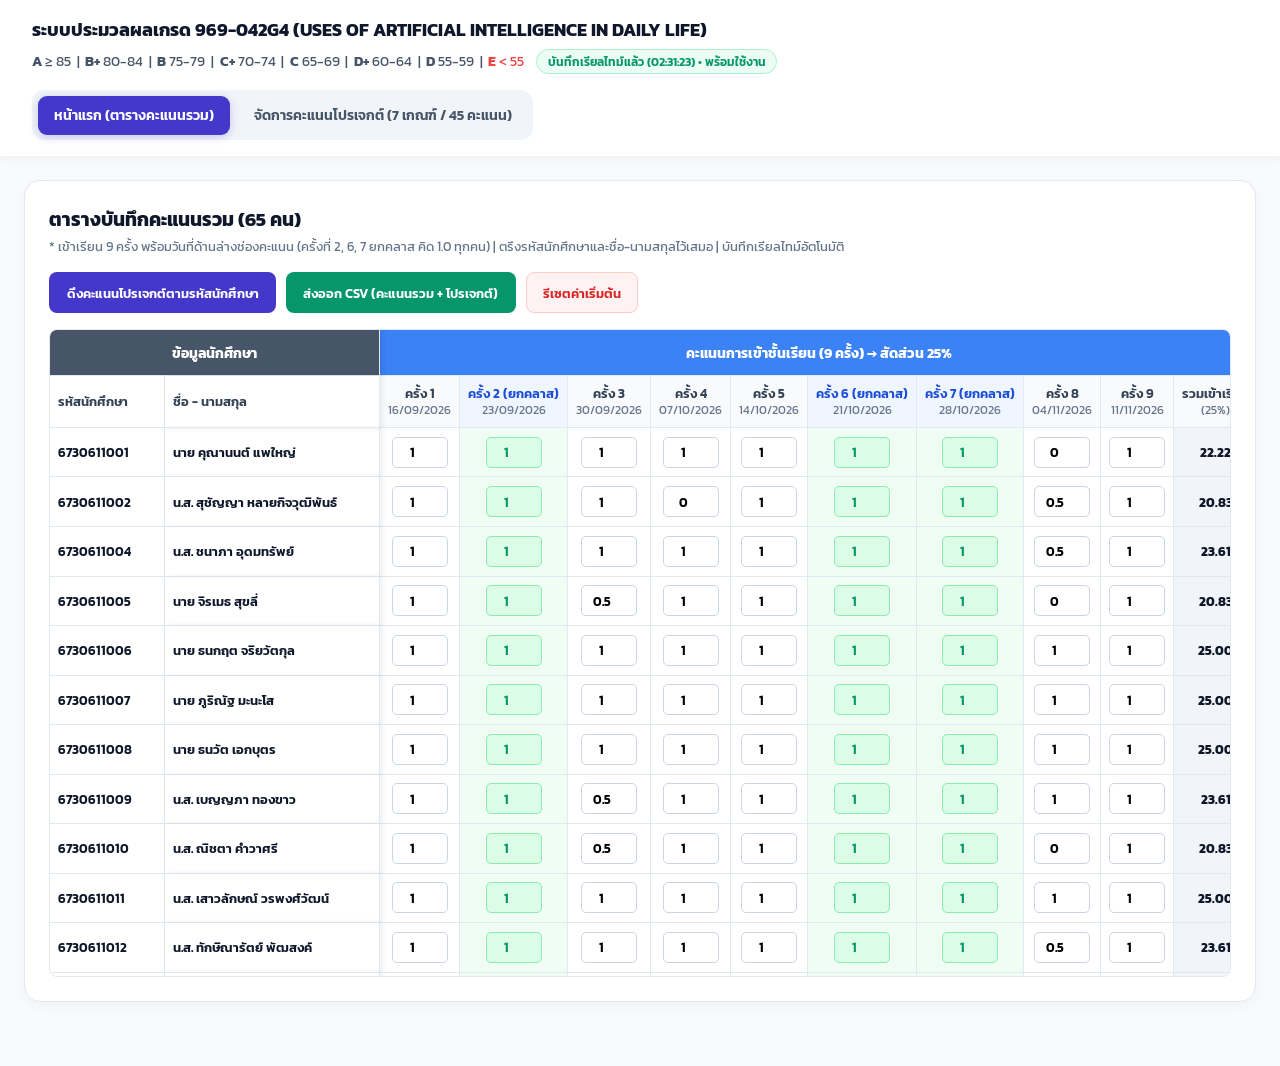
<file: index.html>
<!DOCTYPE html>
<html lang="th">
<head>
  <meta charset="UTF-8">
  <meta name="viewport" content="width=device-width, initial-scale=1.0">
  <title>ระบบตัดเกรด 969-042G4</title>
  <link rel="preconnect" href="https://fonts.googleapis.com">
  <link rel="preconnect" href="https://fonts.gstatic.com" crossorigin>
  <link href="https://fonts.googleapis.com/css2?family=Kanit:wght@300;400;500;600;700;800&display=swap" rel="stylesheet">
  <link rel="stylesheet" href="css/grading.css">
</head>
<body>

  <header class="header-bar">
    <div class="header-top">
      <div class="header-content">
        <h2>ระบบประมวลผลเกรด 969-042G4 (USES OF ARTIFICIAL INTELLIGENCE IN DAILY LIFE)</h2>
        <div class="grade-scale-info">
          <span><strong>A</strong> ≥ 85</span> |
          <span><strong>B+</strong> 80-84</span> |
          <span><strong>B</strong> 75-79</span> |
          <span><strong>C+</strong> 70-74</span> |
          <span><strong>C</strong> 65-69</span> |
          <span><strong>D+</strong> 60-64</span> |
          <span><strong>D</strong> 55-59</span> |
          <span class="scale-e"><strong>E</strong> &lt; 55</span>
          <span id="realtimeSaveBadge" class="realtime-badge">บันทึกเรียลไทม์พร้อมใช้งาน</span>
        </div>
      </div>
      <div class="tab-nav">
        <button type="button" id="tabBtnMain" class="tab-btn active" onclick="switchTab('main')">
          หน้าแรก (ตารางคะแนนรวม)
        </button>
        <button type="button" id="tabBtnGroup" class="tab-btn" onclick="switchTab('group')">
          จัดการคะแนนโปรเจกต์ (7 เกณฑ์ / 45 คะแนน)
        </button>
      </div>
    </div>
  </header>

  <main class="main-container">

    <!-- ==========================================================
         แท็บที่ 1: หน้าแรก - ตารางบันทึกคะแนนรวมและตัดเกรด
         ========================================================== -->
    <section id="viewMainTab" class="tab-view active">
      <div class="table-card">
        <div class="table-controls">
          <div>
            <h3>ตารางบันทึกคะแนนรวม (65 คน)</h3>
            <p class="sub-hint">* เข้าเรียน 9 ครั้ง พร้อมวันที่ด้านล่างช่องคะแนน (ครั้งที่ 2, 6, 7 ยกคลาส คิด 1.0 ทุกคน) | ตรึงรหัสนักศึกษาและชื่อ-นามสกุลไว้เสมอ | บันทึกเรียลไทม์อัตโนมัติ</p>
          </div>
          <div class="btn-group">
            <button type="button" class="btn-sync" onclick="syncProjectScoresByStudentId()">
              ดึงคะแนนโปรเจกต์ตามรหัสนักศึกษา
            </button>
            <button type="button" class="btn-export" onclick="exportToCSV()">
              ส่งออก CSV (คะแนนรวม + โปรเจกต์)
            </button>
            <button type="button" class="btn-reset" onclick="resetAllRealtimeData()">
              รีเซตค่าเริ่มต้น
            </button>
          </div>
        </div>

        <div class="table-wrapper">
          <table id="gradingTable">
            <thead>
              <tr class="header-group">
                <th colspan="2" class="group-info sticky-col sticky-head">ข้อมูลนักศึกษา</th>
                <th colspan="10" class="group-att">คะแนนการเข้าชั้นเรียน (9 ครั้ง) → สัดส่วน 25%</th>
                <th colspan="5" class="group-hw">คะแนนการบ้าน (4 ครั้ง) → สัดส่วน 30%</th>
                <th colspan="3" class="group-final">โปรเจกต์และสรุปผล</th>
              </tr>
              <tr class="header-sub">
                <th class="sticky-col sticky-id sticky-head">รหัสนักศึกษา</th>
                <th class="sticky-col sticky-name sticky-head">ชื่อ - นามสกุล</th>
                <th>ครั้ง 1<br><span class="sub-date">16/09/2026</span></th>
                <th class="cancelled-head" title="ยกคลาส (คิด 1.0 ทุกคน)">ครั้ง 2 (ยกคลาส)<br><span class="sub-date">23/09/2026</span></th>
                <th>ครั้ง 3<br><span class="sub-date">30/09/2026</span></th>
                <th>ครั้ง 4<br><span class="sub-date">07/10/2026</span></th>
                <th>ครั้ง 5<br><span class="sub-date">14/10/2026</span></th>
                <th class="cancelled-head" title="ยกคลาส (คิด 1.0 ทุกคน)">ครั้ง 6 (ยกคลาส)<br><span class="sub-date">21/10/2026</span></th>
                <th class="cancelled-head" title="ยกคลาส (คิด 1.0 ทุกคน)">ครั้ง 7 (ยกคลาส)<br><span class="sub-date">28/10/2026</span></th>
                <th>ครั้ง 8<br><span class="sub-date">04/11/2026</span></th>
                <th>ครั้ง 9<br><span class="sub-date">11/11/2026</span></th>
                <th class="col-summary">รวมเข้าเรียน<br><span class="sub-date">(25%)</span></th>
                <th>การบ้าน 1</th>
                <th>การบ้าน 2</th>
                <th>การบ้าน 3</th>
                <th>การบ้าน 4</th>
                <th class="col-summary">รวมการบ้าน<br><span class="sub-date">(30%)</span></th>
                <th>โปรเจกต์<br><span class="sub-date">(45)</span></th>
                <th class="col-total">คะแนนรวม</th>
                <th class="col-grade">เกรด</th>
              </tr>
            </thead>
            <tbody id="gradingBody"></tbody>
          </table>
        </div>
      </div>
    </section>

    <!-- ==========================================================
         แท็บที่ 2: จัดการคะแนนโปรเจกต์
         - คอลัมน์แรก "ลำดับ" รันต่อเนื่อง 1, 2, 3, ... ลงมาเรื่อยๆ
         - ล็อคช่อง ลำดับ, รหัสนักศึกษา, ชื่อ - นามสกุล และ หัวข้อโปรเจกต์
         ========================================================== -->
    <section id="viewGroupTab" class="tab-view">
      <div class="table-card">
        <div class="table-controls">
          <div>
            <h3>จัดการคะแนนโปรเจกต์ (ข้อมูลจากรูป 27 กลุ่ม)</h3>
            <p class="sub-hint">* ช่อง ลำดับ, รหัสนักศึกษา, ชื่อ - นามสกุล และ หัวข้อโปรเจกต์ ถูกล็อคไว้ | คอลัมน์ลำดับรันต่อเนื่องลงมาเรื่อยๆ และหัวข้อโปรเจกต์แสดงเพียงอันเดียวต่อกลุ่ม</p>
          </div>
          <div class="btn-group">
            <button type="button" class="btn-add-group" onclick="addProjectMemberRow()">
              + เพิ่มรายชื่อนักศึกษา
            </button>
            <button type="button" class="btn-sync" onclick="syncAndGoMain()">
              ดึงคะแนนไปหน้าแรก
            </button>
            <button type="button" class="btn-export" onclick="exportToCSV()">
              ส่งออก CSV (คะแนนรวม + โปรเจกต์)
            </button>
          </div>
        </div>

        <div class="rubric-legend">
          <div class="rubric-chip">1. ที่มาและแนวคิด <strong>(5)</strong></div>
          <div class="rubric-chip">2. การใช้ AI <strong>(10)</strong></div>
          <div class="rubric-chip">3. ผลงานที่ทำได้จริง <strong>(10)</strong></div>
          <div class="rubric-chip">4. การออกแบบและ UX <strong>(5)</strong></div>
          <div class="rubric-chip">5. เอกสารประกอบ <strong>(5)</strong></div>
          <div class="rubric-chip">6. การใช้ AI อย่างรับผิดชอบ <strong>(5)</strong></div>
          <div class="rubric-chip">7. การนำเสนอและสาธิต <strong>(5)</strong></div>
          <div class="rubric-chip rubric-total">รวมทั้งหมด <strong>45</strong> คะแนน</div>
        </div>

        <div class="table-wrapper" style="margin-top: 1rem;">
          <table id="groupScoreTable">
            <thead>
              <tr class="header-group">
                <th colspan="4" class="group-info">ลำดับ ข้อมูลนักศึกษา และหัวข้อโปรเจกต์ (ล็อคข้อมูล)</th>
                <th colspan="7" class="group-hw">ช่องกรอกคะแนน 7 เกณฑ์ (รวม 45 คะแนน)</th>
                <th colspan="2" class="group-final">สรุปและจัดการ</th>
              </tr>
              <tr class="header-sub">
                <th class="locked-head" style="min-width: 75px;">ลำดับ</th>
                <th class="locked-head" style="min-width: 110px;">รหัสนักศึกษา</th>
                <th class="locked-head" style="min-width: 195px;">ชื่อ - นามสกุล</th>
                <th class="locked-head" style="min-width: 240px;">หัวข้อโปรเจกต์</th>
                <th title="1. ที่มาและแนวคิด (เต็ม 5)">1. แนวคิด<br><span class="sub-date">(/5)</span></th>
                <th title="2. การใช้ AI (เต็ม 10)">2. ใช้ AI<br><span class="sub-date">(/10)</span></th>
                <th title="3. ผลงานที่ทำได้จริง (เต็ม 10)">3. ผลงานจริง<br><span class="sub-date">(/10)</span></th>
                <th title="4. การออกแบบและประสบการณ์ผู้ใช้ (เต็ม 5)">4. ออกแบบ/UX<br><span class="sub-date">(/5)</span></th>
                <th title="5. เอกสารประกอบ (เต็ม 5)">5. เอกสาร<br><span class="sub-date">(/5)</span></th>
                <th title="6. การใช้ AI อย่างรับผิดชอบ (เต็ม 5)">6. รับผิดชอบ<br><span class="sub-date">(/5)</span></th>
                <th title="7. การนำเสนอและสาธิต (เต็ม 5)">7. นำเสนอ<br><span class="sub-date">(/5)</span></th>
                <th class="col-total">คะแนนรวม</th>
                <th style="width: 75px;">จัดการ</th>
              </tr>
            </thead>
            <tbody id="groupScoreBody"></tbody>
          </table>
        </div>
      </div>
    </section>

  </main>

  <script src="js/grading.js"></script>
</body>
</html>
</file>
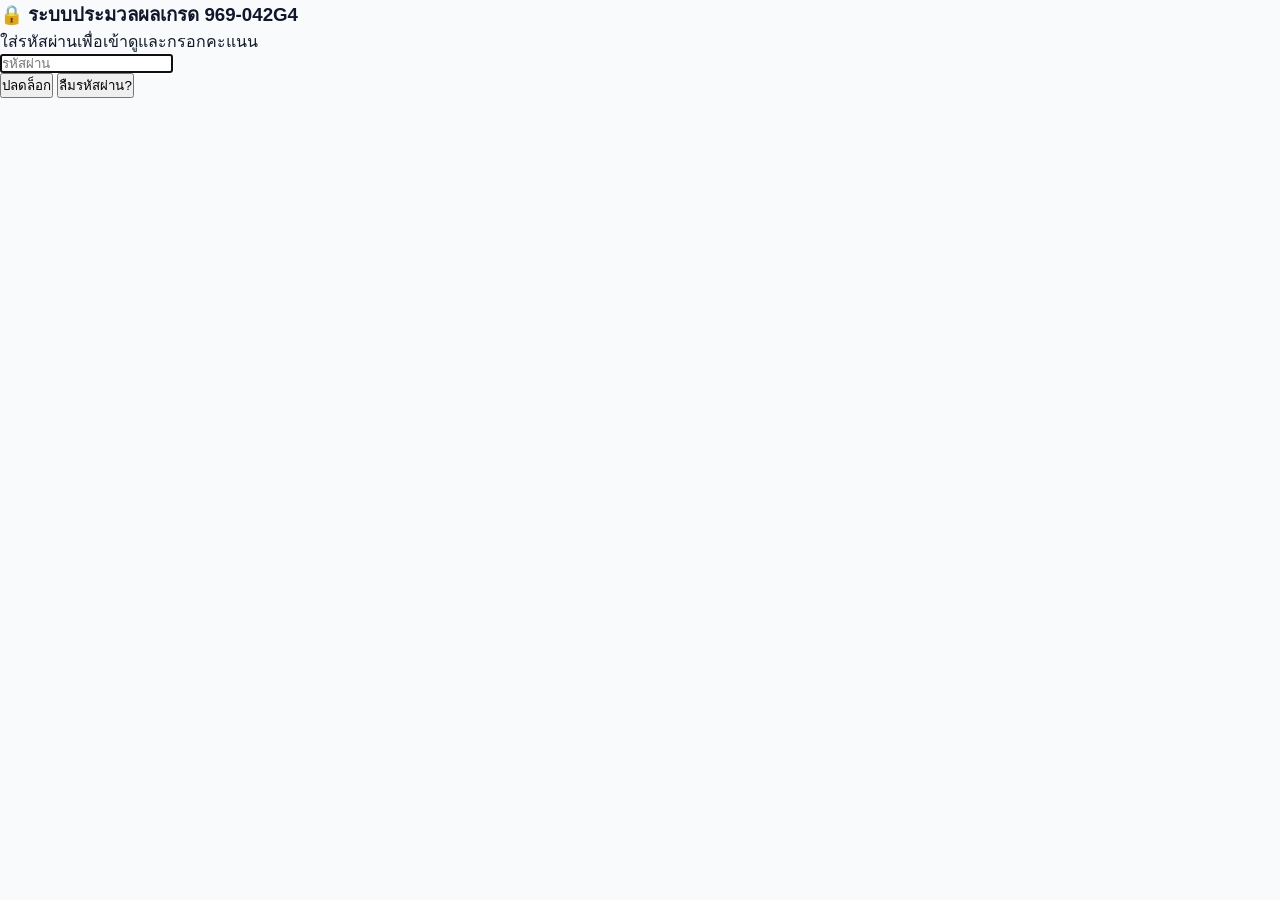
<file: grading.html>
<!DOCTYPE html>
<html lang="th">
<head>
  <meta charset="UTF-8">
  <meta name="viewport" content="width=device-width, initial-scale=1.0">
  <meta name="robots" content="noindex, nofollow">
  <title>ระบบประมวลผลเกรด 969-042G4</title>
  <link rel="stylesheet" href="css/grading.css">
</head>
<body>

  <!-- หน้าใส่รหัสผ่าน: ตารางจะไม่ถูกสร้างจนกว่าจะใส่รหัสถูก -->
  <div id="lockScreen" class="modal-backdrop">
    <div class="modal">
      <h3>🔒 ระบบประมวลผลเกรด 969-042G4</h3>
      <p class="modal-text">ใส่รหัสผ่านเพื่อเข้าดูและกรอกคะแนน</p>
      <input type="password" id="pwInput" class="modal-input" placeholder="รหัสผ่าน" autocomplete="current-password" autofocus>
      <div id="lockMsg" class="msg-err" role="alert"></div>
      <button id="unlockBtn" class="btn-primary">ปลดล็อก</button>
      <button id="forgotBtn" class="link-btn">ลืมรหัสผ่าน?</button>
      <button id="resetLocalBtn" class="link-btn" hidden>ล้างข้อมูลที่บันทึกในเครื่องนี้ แล้วใช้ไฟล์ต้นฉบับ</button>
    </div>
  </div>

  <!-- หน้าต่างเปลี่ยนรหัสผ่าน -->
  <div id="pwModal" class="modal-backdrop" hidden>
    <div class="modal">
      <h3>🔑 เปลี่ยนรหัสผ่าน</h3>
      <p class="modal-text">ตั้งรหัสยาวอย่างน้อย 12 ตัวอักษร ถ้าลืมรหัส จะกู้ข้อมูลไม่ได้</p>
      <input type="password" id="newPw1" class="modal-input" placeholder="รหัสผ่านใหม่" autocomplete="new-password">
      <input type="password" id="newPw2" class="modal-input" placeholder="พิมพ์รหัสผ่านใหม่อีกครั้ง" autocomplete="new-password">
      <div id="pwMsg" class="msg-err" role="alert"></div>
      <div class="modal-actions">
        <button id="pwSaveBtn" class="btn-primary">เปลี่ยนรหัส</button>
        <button id="pwCancelBtn" class="btn-secondary">ยกเลิก</button>
      </div>
    </div>
  </div>

  <!-- ลืมรหัสผ่าน: ใช้รหัสกู้คืนแล้วตั้งรหัสผ่านใหม่ -->
  <div id="forgotModal" class="modal-backdrop overlay" hidden>
    <div class="modal">
      <h3>🛟 ลืมรหัสผ่าน</h3>
      <p class="modal-text">ใส่รหัสกู้คืน (24 ตัวอักษร ที่จดไว้ตอนตั้งค่า) แล้วตั้งรหัสผ่านใหม่ ข้อมูลจะไม่หาย</p>
      <input type="text" id="fgCode" class="modal-input mono" placeholder="xxxx-xxxx-xxxx-xxxx-xxxx-xxxx" autocomplete="off" autocapitalize="off" spellcheck="false">
      <input type="password" id="fgPw1" class="modal-input" placeholder="รหัสผ่านใหม่ (อย่างน้อย 12 ตัวอักษร)" autocomplete="new-password">
      <input type="password" id="fgPw2" class="modal-input" placeholder="พิมพ์รหัสผ่านใหม่อีกครั้ง" autocomplete="new-password">
      <div id="fgMsg" class="msg-err" role="alert"></div>
      <div class="modal-actions">
        <button id="fgSaveBtn" class="btn-primary">ตั้งรหัสผ่านใหม่</button>
        <button id="fgCancelBtn" class="btn-secondary">ยกเลิก</button>
      </div>
      <button id="fgResetBtn" class="link-btn" hidden>ล้างข้อมูลที่บันทึกในเครื่องนี้ แล้วใช้ไฟล์ต้นฉบับ</button>
    </div>
  </div>

  <!-- แสดงรหัสกู้คืน (แสดงครั้งเดียว) -->
  <div id="rcModal" class="modal-backdrop overlay" hidden>
    <div class="modal">
      <h3 id="rcTitle">🛟 รหัสกู้คืน</h3>
      <p class="modal-text">จดหรือเก็บรหัสนี้ไว้ที่ปลอดภัย (เช่นแอป Passwords ใน Mac) ระบบจะไม่แสดงอีก ใครมีรหัสนี้ก็เปิดข้อมูลได้ จึงอย่าเก็บไว้ในเว็บหรือส่งให้ผู้อื่น</p>
      <div id="rcCode" class="rc-code"></div>
      <div class="modal-actions">
        <button id="rcCopyBtn" class="btn-secondary">คัดลอก</button>
        <button id="rcDoneBtn" class="btn-primary">เก็บไว้แล้ว</button>
      </div>
    </div>
  </div>

  <div id="app" hidden>
    <header class="header-bar">
      <div class="header-content">
        <h2>📊 ระบบประมวลผลเกรด 969-042G4 (USES OF ARTIFICIAL INTELLIGENCE IN DAILY LIFE)</h2>
        <div class="grade-scale-info">
          <span><strong>A</strong> ≥ 85</span> |
          <span><strong>B+</strong> 80-84.99</span> |
          <span><strong>B</strong> 75-79.99</span> |
          <span><strong>C+</strong> 70-74.99</span> |
          <span><strong>C</strong> 65-69.99</span> |
          <span><strong>D+</strong> 60-64.99</span> |
          <span><strong>D</strong> 55-59.99</span> |
          <span style="color:#EF4444;"><strong>E</strong> &lt; 55</span>
        </div>
      </div>
    </header>

    <main class="main-container">
      <div class="table-card">
        <div class="table-controls">
          <h3>ตารางบันทึกคะแนนรวม</h3>
          <div class="btn-group">
            <span id="saveStatus" class="save-status"></span>
            <button class="btn-export" id="csvBtn">📥 ส่งออก CSV</button>
            <button class="btn-backup" id="backupBtn">💾 ดาวน์โหลดไฟล์สำรอง</button>
            <button class="btn-secondary" id="changePwBtn">🔑 เปลี่ยนรหัส</button>
            <button class="btn-secondary" id="rcBtn">🛟 รหัสกู้คืนใหม่</button>
            <button class="btn-secondary" id="lockBtn">🔒 ล็อก</button>
          </div>
        </div>
        <p class="note">ช่องกรอกเป็นคะแนนดิบ (เข้าเรียนครั้งละไม่เกิน 1 · การบ้านครั้งละไม่เกิน 11.5 · โปรเจกต์ไม่เกิน 45) ระบบแปลงเป็นสัดส่วน 25 / 30 / 45 ให้อัตโนมัติ · ช่องว่าง = ยังไม่ได้กรอก (ไม่ใช่ 0) · บันทึกอัตโนมัติ (เข้ารหัส) ในเบราว์เซอร์เครื่องนี้ · อย่าลืมกด “ดาวน์โหลดไฟล์สำรอง” เป็นระยะ · ล็อกตัวเองเมื่อไม่ได้ใช้งาน 15 นาที</p>

        <div class="table-wrapper">
          <table id="gradingTable">
            <thead>
              <tr class="header-group">
                <th colspan="2" class="group-info">ข้อมูลนักศึกษา</th>
                <th colspan="10" class="group-att">คะแนนการเข้าชั้นเรียนและควิซ (9 ครั้ง) - 25%</th>
                <th colspan="5" class="group-hw">คะแนนการบ้านและเวิร์กชอป (4 ครั้ง) - 30%</th>
                <th colspan="3" class="group-final">สรุปผล (Final) - 45%</th>
              </tr>
              <tr class="header-sub">
                <th style="min-width: 100px;">รหัสนักศึกษา</th>
                <th style="min-width: 160px;">ชื่อ - นามสกุล</th>
                <th title="16 ก.ย. 2026">16/09</th>
                <th title="23 ก.ย. 2026">23/09</th>
                <th title="30 ก.ย. 2026">30/09</th>
                <th title="07 ต.ค. 2026">07/10</th>
                <th title="14 ต.ค. 2026">14/10</th>
                <th title="21 ต.ค. 2026">21/10</th>
                <th title="28 ต.ค. 2026">28/10</th>
                <th title="04 พ.ย. 2026">04/11</th>
                <th title="11 พ.ย. 2026">11/11</th>
                <th class="col-summary">รวมเข้าเรียน<br>(เต็ม 25)</th>
                <th>ครั้งที่ 1</th>
                <th>ครั้งที่ 2</th>
                <th>ครั้งที่ 3</th>
                <th>ครั้งที่ 4</th>
                <th class="col-summary">รวมการบ้าน<br>(เต็ม 30)</th>
                <th>Final Project<br>(เต็ม 45)</th>
                <th class="col-total">คะแนนรวม<br>(เต็ม 100)</th>
                <th class="col-grade">เกรด</th>
              </tr>
            </thead>
            <tbody id="gradingBody"></tbody>
          </table>
        </div>
      </div>
    </main>
  </div>

  <!-- ข้อมูลนักศึกษา (เข้ารหัสแล้ว) ต้องโหลดก่อน grading.js -->
  <script src="data/grades.enc.js"></script>
  <script src="js/grading.js"></script>
</body>
</html>
</file>
<file: css/grading.css>
/* ==========================================================================
   FONT CONFIGURATION: Kanit ONLY
   ========================================================================== */
:root {
  --primary: #4338CA;
  --primary-hover: #3730A3;
  --dark: #0F172A;
  --bg-main: #F8FAFC;
  --border-soft: #E2E8F0;
  --text-muted: #64748B;
  --font-family: 'Kanit', sans-serif;
}

* {
  box-sizing: border-box;
  margin: 0;
  padding: 0;
  font-family: 'Kanit', sans-serif !important;
}

body {
  font-family: 'Kanit', sans-serif;
  background: var(--bg-main);
  color: var(--dark);
  padding-bottom: 2.5rem;
}

input, button, select, textarea {
  font-family: 'Kanit', sans-serif !important;
}

.header-bar {
  background: white;
  padding: 1rem 2rem;
  box-shadow: 0 2px 10px rgba(0, 0, 0, 0.05);
  position: sticky;
  top: 0;
  z-index: 200;
}

.header-top {
  display: flex;
  justify-content: space-between;
  align-items: center;
  flex-wrap: wrap;
  gap: 1rem;
  max-width: 1750px;
  margin: 0 auto;
}

.header-content h2 {
  font-size: 1.15rem;
  font-weight: 700;
  margin-bottom: 0.35rem;
}

.grade-scale-info {
  font-size: 0.85rem;
  color: #475569;
  display: flex;
  flex-wrap: wrap;
  align-items: center;
  gap: 0.35rem;
}

.scale-e {
  color: #EF4444;
}

.realtime-badge {
  background: #ECFDF5;
  color: #059669;
  border: 1px solid #A7F3D0;
  padding: 0.15rem 0.65rem;
  border-radius: 9999px;
  font-size: 0.78rem;
  font-weight: 600;
  margin-left: 0.4rem;
}

.tab-nav {
  display: flex;
  gap: 0.5rem;
  background: #F1F5F9;
  padding: 0.35rem;
  border-radius: 12px;
}

.tab-btn {
  border: none;
  background: transparent;
  padding: 0.55rem 1rem;
  border-radius: 9px;
  font-weight: 600;
  font-size: 0.88rem;
  color: #475569;
  cursor: pointer;
  transition: all 0.2s;
}

.tab-btn.active {
  background: var(--primary);
  color: white;
  box-shadow: 0 2px 8px rgba(67, 56, 202, 0.25);
}

.tab-view {
  display: none;
}

.tab-view.active {
  display: block;
}

.main-container {
  padding: 1.5rem;
  max-width: 1750px;
  margin: 0 auto;
}

.table-card {
  background: white;
  border-radius: 16px;
  padding: 1.5rem;
  box-shadow: 0 4px 15px rgba(0, 0, 0, 0.03);
  border: 1px solid var(--border-soft);
}

.table-controls {
  display: flex;
  justify-content: space-between;
  align-items: center;
  flex-wrap: wrap;
  gap: 1rem;
  margin-bottom: 1rem;
}

.sub-hint {
  font-size: 0.82rem;
  color: var(--text-muted);
  margin-top: 0.25rem;
}

.btn-group {
  display: flex;
  gap: 0.6rem;
  flex-wrap: wrap;
}

.btn-export {
  background: #059669;
  color: white;
  border: none;
  padding: 0.6rem 1.1rem;
  border-radius: 8px;
  font-weight: 600;
  cursor: pointer;
}

.btn-sync {
  background: var(--primary);
  color: white;
  border: none;
  padding: 0.6rem 1.1rem;
  border-radius: 8px;
  font-weight: 600;
  cursor: pointer;
}

.btn-add-group {
  background: #0284C7;
  color: white;
  border: none;
  padding: 0.6rem 1.1rem;
  border-radius: 8px;
  font-weight: 600;
  cursor: pointer;
}

.btn-reset {
  background: #FEF2F2;
  color: #DC2626;
  border: 1px solid #FECACA;
  padding: 0.6rem 1rem;
  border-radius: 8px;
  font-weight: 600;
  cursor: pointer;
}

.btn-mini {
  background: #FEF2F2;
  color: #DC2626;
  border: 1px solid #FECACA;
  padding: 0.25rem 0.6rem;
  border-radius: 6px;
  font-size: 0.78rem;
  font-weight: 600;
  cursor: pointer;
}

.rubric-legend {
  display: flex;
  flex-wrap: wrap;
  gap: 0.5rem;
}

.rubric-chip {
  background: #F8FAFC;
  border: 1px solid var(--border-soft);
  padding: 0.35rem 0.7rem;
  border-radius: 8px;
  font-size: 0.8rem;
  color: #334155;
}

.rubric-total {
  background: #EEF2FF;
  border-color: #C7D2FE;
  color: var(--primary);
}

.table-wrapper {
  overflow-x: auto;
  max-height: 72vh;
  border-radius: 8px;
  border: 1px solid var(--border-soft);
  position: relative;
}

table {
  width: 100%;
  border-collapse: separate;
  border-spacing: 0;
  font-size: 0.84rem;
  text-align: center;
}

th, td {
  padding: 0.55rem 0.5rem;
  border-right: 1px solid var(--border-soft);
  border-bottom: 1px solid var(--border-soft);
  white-space: nowrap;
}

.header-group th {
  font-weight: 700;
  font-size: 0.9rem;
  padding: 0.7rem;
  color: white;
}

.group-info { background: #475569; }
.group-att { background: #3B82F6; }
.group-hw { background: #D97706; }
.group-final { background: #4338CA; }

.header-sub th {
  background: #F8FAFC;
  color: #334155;
  font-weight: 600;
  line-height: 1.25;
}

.locked-head {
  background: #F1F5F9 !important;
  color: #1E293B !important;
}

.sub-date {
  display: inline-block;
  font-size: 0.72rem;
  font-weight: 400;
  color: #64748B;
  margin-top: 0.1rem;
}

.cancelled-head {
  background: #EFF6FF !important;
  color: #1D4ED8 !important;
}

.cancelled-cell {
  background: #F0FDF4;
}

.score-cancelled {
  background: #DCFCE7 !important;
  color: #059669 !important;
  border-color: #86EFAC !important;
  opacity: 1;
}

#gradingTable .sticky-col {
  position: sticky;
  z-index: 15;
  background-color: #FFFFFF;
}

#gradingTable thead .sticky-col {
  z-index: 25;
}

#gradingTable thead .group-info.sticky-col {
  left: 0;
  background-color: #475569;
  box-shadow: 2px 0 6px rgba(15, 23, 42, 0.12);
}

#gradingTable .sticky-id {
  left: 0;
  min-width: 115px;
  width: 115px;
  text-align: left;
  font-weight: 600;
}

#gradingTable .sticky-name {
  left: 115px;
  min-width: 215px;
  width: 215px;
  text-align: left;
  font-weight: 600;
  box-shadow: 2px 0 6px rgba(15, 23, 42, 0.08);
}

#gradingTable tbody tr:hover td.sticky-col {
  background-color: #F1F5F9;
}

.locked-cell {
  background-color: #F8FAFC;
  color: #1E293B;
  user-select: none;
}

.seq-col {
  font-weight: 700;
  text-align: center;
}

.id-col {
  font-weight: 600;
  text-align: left;
}

.name-col {
  font-weight: 600;
  text-align: left;
}

.topic-col {
  text-align: left;
  white-space: normal;
  min-width: 240px;
  max-width: 340px;
}

.group-num-pill {
  display: inline-block;
  background: #EEF2FF;
  color: #3730A3;
  border: 1px solid #C7D2FE;
  padding: 0.15rem 0.6rem;
  border-radius: 9999px;
  font-size: 0.8rem;
  font-weight: 700;
}

.locked-topic-text {
  display: inline-block;
  font-weight: 600;
  color: #0F172A;
  font-size: 0.82rem;
  line-height: 1.35;
}

.merged-placeholder {
  color: #CBD5E1;
  font-weight: 400;
}

input.score-in {
  width: 56px;
  text-align: center;
  padding: 0.28rem;
  border: 1px solid #CBD5E1;
  border-radius: 5px;
  outline: none;
  font-weight: 600;
  font-size: 0.84rem;
}

input.score-in:focus {
  border-color: var(--primary);
  background: #EEF2FF;
}

.col-summary {
  background: #F1F5F9;
  font-weight: 700;
  color: #0F172A;
}

.col-total {
  background: #EEF2FF;
  font-weight: 700;
  color: var(--primary);
  font-size: 0.92rem;
}

.col-grade {
  font-weight: 800;
  font-size: 1rem;
}

.grade-A { color: #059669; }
.grade-Bplus, .grade-B { color: #2563EB; }
.grade-Cplus, .grade-C { color: #D97706; }
.grade-Dplus, .grade-D { color: #EA580C; }
.grade-E { color: #DC2626; }
</file>
